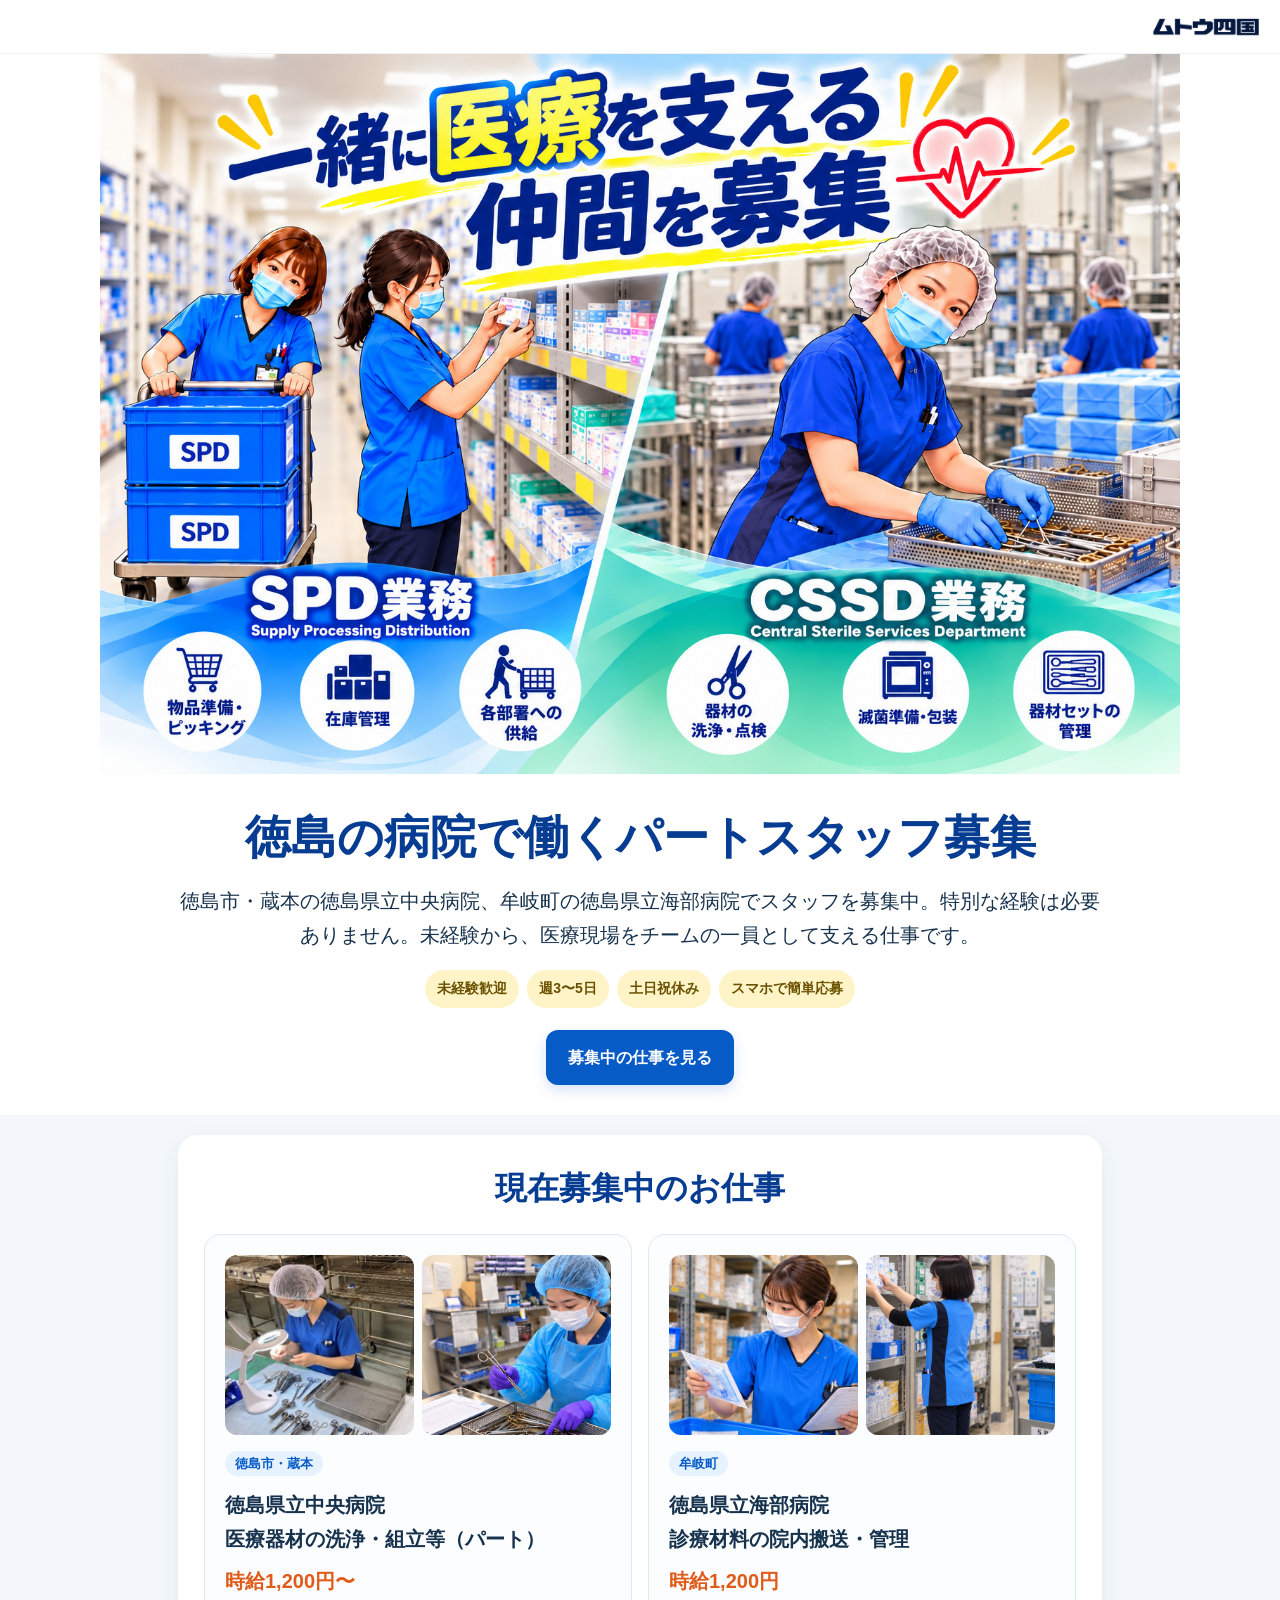
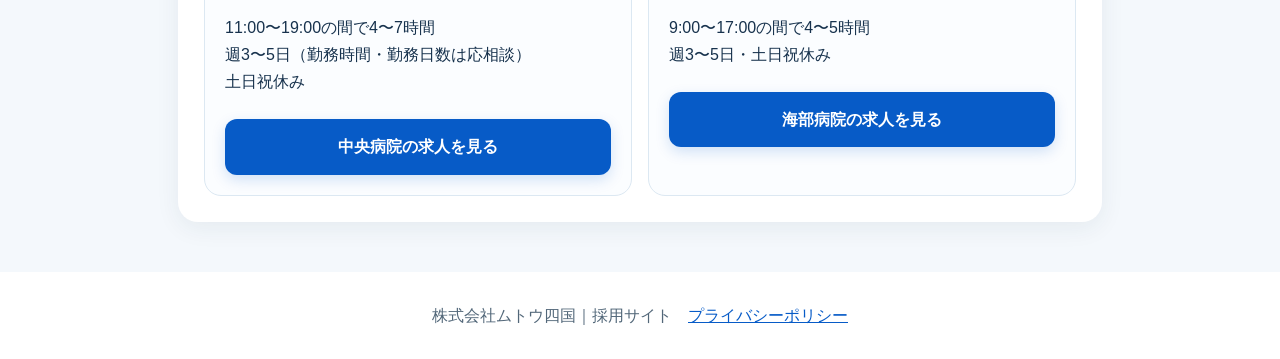
<file: index.html>
<!doctype html><html lang="ja"><head>
<!-- Google tag (gtag.js) -->
<script async src="https://www.googletagmanager.com/gtag/js?id=G-LZX44JRQXC"></script>
<script>
  window.dataLayer = window.dataLayer || [];
  function gtag(){dataLayer.push(arguments);}
  gtag('js', new Date());
  gtag('config', 'G-LZX44JRQXC');
</script>
<meta charset="utf-8"><meta name="viewport" content="width=device-width,initial-scale=1"><title>徳島市・蔵本の病院パート求人｜未経験歓迎｜株式会社ムトウ四国</title><meta name="description" content="徳島市・蔵本の徳島県立中央病院、牟岐町の徳島県立海部病院でパートスタッフを募集。医療器材の洗浄・組立、診療材料の院内搬送・管理など、未経験から医療を支える仕事です。土日祝休み。スマホから簡単応募。"><link rel="stylesheet" href="style.css"><style>
html{scroll-behavior:smooth}body{overflow-x:hidden}
@media(max-width:650px){
 body{font-size:15px;line-height:1.6}
 .hero-image{width:100%!important;height:auto!important;max-height:300px!important;object-fit:contain!important;background:#fff}
 .hero-copy{padding:14px 14px 20px!important}
 .hero-copy h1{font-size:clamp(16px,5vw,24px)!important;line-height:1.35!important;margin-bottom:7px!important;white-space:nowrap;letter-spacing:-0.03em}
 .hero-copy p{font-size:14px!important;line-height:1.6!important;margin-bottom:10px!important}
 .badges{gap:6px!important;margin:10px 0 15px!important}
 .badges span{font-size:12px!important;padding:5px 9px!important}
 .primary{width:100%;padding:13px 12px!important;font-size:16px!important}
 main{padding:0 10px 20px!important}
 section{margin:14px 0!important;padding:16px 12px!important;border-radius:15px!important}
 h2{font-size:22px!important;margin-bottom:14px!important}
 .jobs{grid-template-columns:1fr!important;gap:14px!important}
 .job{padding:12px!important;border-radius:15px!important}
 .job-photos{display:grid!important;grid-template-columns:1fr 1fr!important;gap:5px!important;margin:0 0 11px!important}
 .job-photos img{width:100%!important;height:112px!important;object-fit:cover!important;border-radius:9px!important}
 .job h3{font-size:18px!important;line-height:1.45!important;margin:9px 0 5px!important}
 .job .pay{font-size:19px!important;margin:5px 0!important}
 .job p{margin:6px 0!important;font-size:14px!important}
 .job a{padding:12px 10px!important;margin-top:9px!important;width:100%!important;text-align:center}
 .details{grid-template-columns:1fr!important;gap:2px!important}
 .actions{display:grid!important;grid-template-columns:1fr!important;gap:8px!important}
 .actions a,.actions button{width:100%!important;text-align:center}
 input,select,textarea{font-size:16px!important}
 footer{font-size:12px!important;padding:22px 10px!important}
}
</style><style>
.brand-bar{height:54px;background:#fff;display:flex;align-items:center;justify-content:flex-end;padding:7px 16px;border-bottom:1px solid #eef2f6}
.brand-logo{display:block;width:auto;height:38px;max-width:180px;object-fit:contain}
@media(max-width:650px){.brand-bar{height:44px;padding:6px 10px}.brand-logo{height:30px;max-width:140px}}
</style></head><body><header><div class="brand-bar"><img class="brand-logo" src="assets/mutou-shikoku-logo.png" alt="ムトウ四国"></div><img class="hero-image" src="assets/hero.jpg" alt="一緒に医療を支える仲間を募集 SPD・CSSD業務"><div class="hero-copy"><h1>徳島の病院で働くパートスタッフ募集</h1><p>徳島市・蔵本の徳島県立中央病院、牟岐町の徳島県立海部病院でスタッフを募集中。特別な経験は必要ありません。未経験から、医療現場をチームの一員として支える仕事です。</p><div class="badges"><span>未経験歓迎</span><span>週3〜5日</span><span>土日祝休み</span><span>スマホで簡単応募</span></div><a class="primary" href="#jobs">募集中の仕事を見る</a></div></header><main><section id="jobs"><h2>現在募集中のお仕事</h2><div class="jobs"><article class="job" data-job-id="chuo">
<div class="job-photos">
<img src="assets/chuo-work1.jpeg" alt="中央病院で医療器材を点検する仕事風景">
<img src="assets/chuo-work3.png" alt="中央病院の中央材料室での仕事風景">
</div>
<span class="place">徳島市・蔵本</span><h3>徳島県立中央病院<br>医療器材の洗浄・組立等（パート）</h3><p class="pay">時給1,200円〜</p><p>11:00〜19:00の間で4〜7時間<br>週3〜5日（勤務時間・勤務日数は応相談）<br>土日祝休み</p><a href="job-chuo.html">中央病院の求人を見る</a></article><article class="job" data-job-id="kaifu"><div class="job-photos"><img src="assets/kaifu-work4.png" alt="海部病院で医療材料を確認・準備する仕事風景"><img src="assets/kaifu-work5.png" alt="海部病院で医療材料の在庫管理を行う仕事風景"></div><span class="place">牟岐町</span><h3>徳島県立海部病院<br>診療材料の院内搬送・管理</h3><p class="pay">時給1,200円</p><p>9:00〜17:00の間で4〜5時間<br>週3〜5日・土日祝休み</p><a href="job-kaifu.html">海部病院の求人を見る</a></article></div></section></main><footer>株式会社ムトウ四国｜採用サイト　<a href="privacy.html">プライバシーポリシー</a></footer><script src="recruit-config.js"></script>
<script>
document.querySelectorAll('[data-job-id]').forEach(card => {
  const id = card.dataset.jobId;
  if (window.RECRUIT_CONFIG?.jobs?.[id]?.active === false) card.remove();
});
const jobs = document.querySelector('.jobs');
if (jobs && jobs.children.length === 0) {
  jobs.innerHTML = '<p class="note" style="text-align:center">現在募集中の求人はありません。</p>';
}
</script></body></html>
</file>
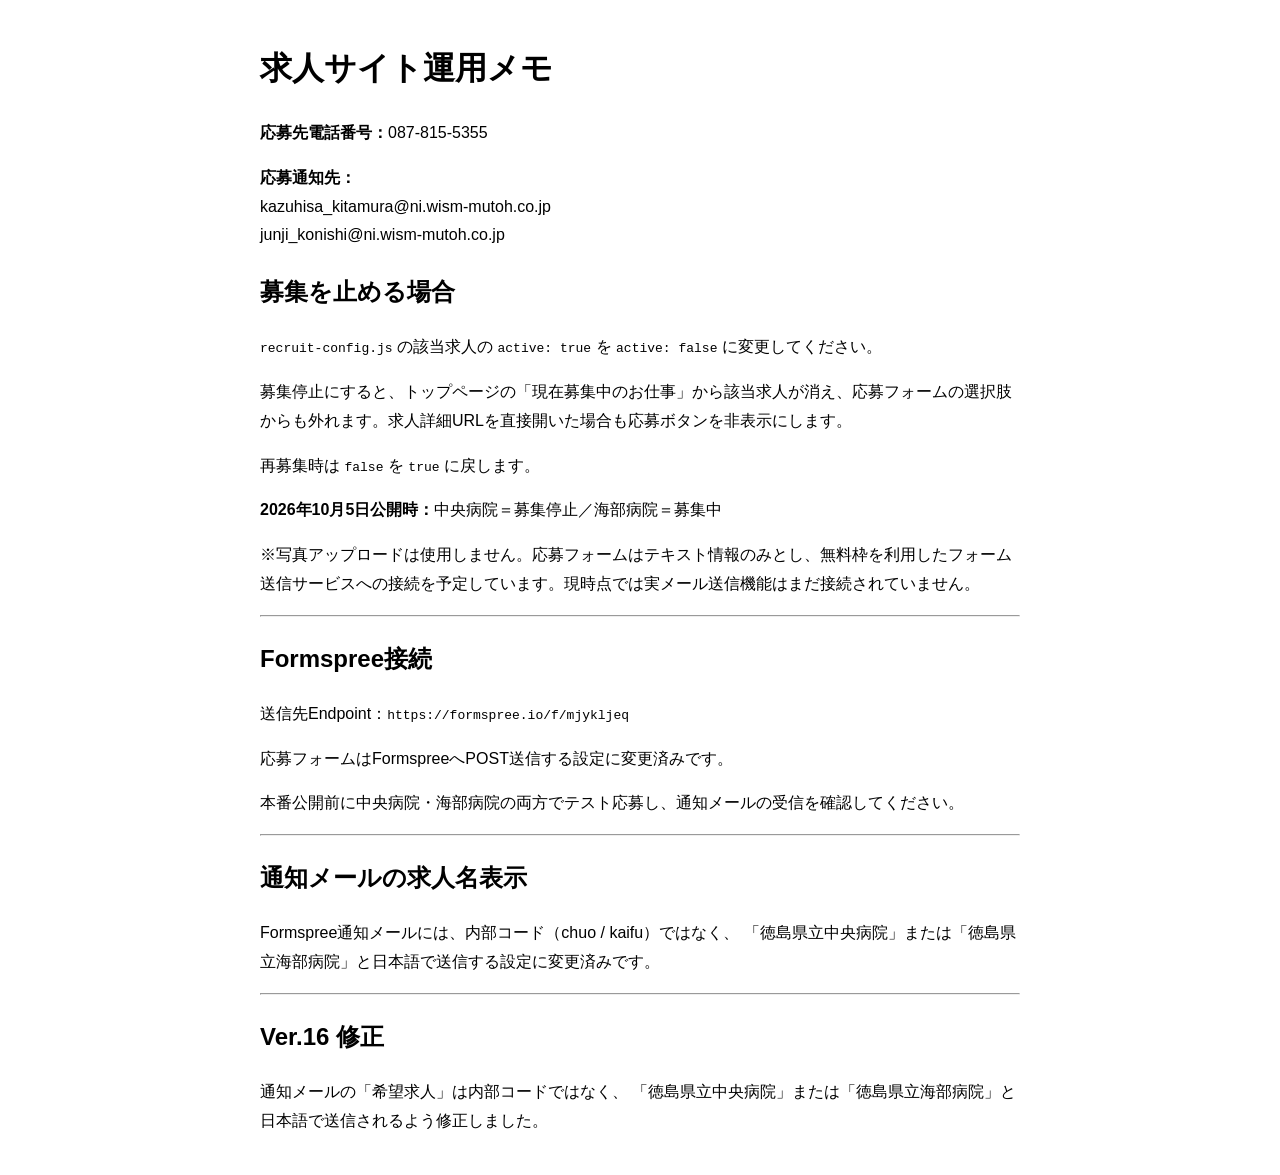
<file: admin-guide.html>
<!doctype html><html lang="ja"><head>
<!-- Google tag (gtag.js) -->
<script async src="https://www.googletagmanager.com/gtag/js?id=G-LZX44JRQXC"></script>
<script>
  window.dataLayer = window.dataLayer || [];
  function gtag(){dataLayer.push(arguments);}
  gtag('js', new Date());
  gtag('config', 'G-LZX44JRQXC');
</script>
<meta charset="utf-8"><meta name="viewport" content="width=device-width,initial-scale=1">
<title>求人サイト運用メモ</title></head><body style="font-family:sans-serif;max-width:760px;margin:40px auto;padding:0 16px;line-height:1.8">
<h1>求人サイト運用メモ</h1>
<p><b>応募先電話番号：</b>087-815-5355</p>
<p><b>応募通知先：</b><br>kazuhisa_kitamura@ni.wism-mutoh.co.jp<br>junji_konishi@ni.wism-mutoh.co.jp</p>
<h2>募集を止める場合</h2>
<p><code>recruit-config.js</code> の該当求人の <code>active: true</code> を <code>active: false</code> に変更してください。</p>
<p>募集停止にすると、トップページの「現在募集中のお仕事」から該当求人が消え、応募フォームの選択肢からも外れます。求人詳細URLを直接開いた場合も応募ボタンを非表示にします。</p>
<p>再募集時は <code>false</code> を <code>true</code> に戻します。</p>
<p><b>2026年10月5日公開時：</b>中央病院＝募集停止／海部病院＝募集中</p>
<p>※写真アップロードは使用しません。応募フォームはテキスト情報のみとし、無料枠を利用したフォーム送信サービスへの接続を予定しています。現時点では実メール送信機能はまだ接続されていません。</p>
</body></html>
<hr>
<h2>Formspree接続</h2>
<p>送信先Endpoint：<code>https://formspree.io/f/mjykljeq</code></p>
<p>応募フォームはFormspreeへPOST送信する設定に変更済みです。</p>
<p>本番公開前に中央病院・海部病院の両方でテスト応募し、通知メールの受信を確認してください。</p>

<hr>
<h2>通知メールの求人名表示</h2>
<p>Formspree通知メールには、内部コード（chuo / kaifu）ではなく、
「徳島県立中央病院」または「徳島県立海部病院」と日本語で送信する設定に変更済みです。</p>

<hr>
<h2>Ver.16 修正</h2>
<p>通知メールの「希望求人」は内部コードではなく、
「徳島県立中央病院」または「徳島県立海部病院」と日本語で送信されるよう修正しました。</p>
</file>
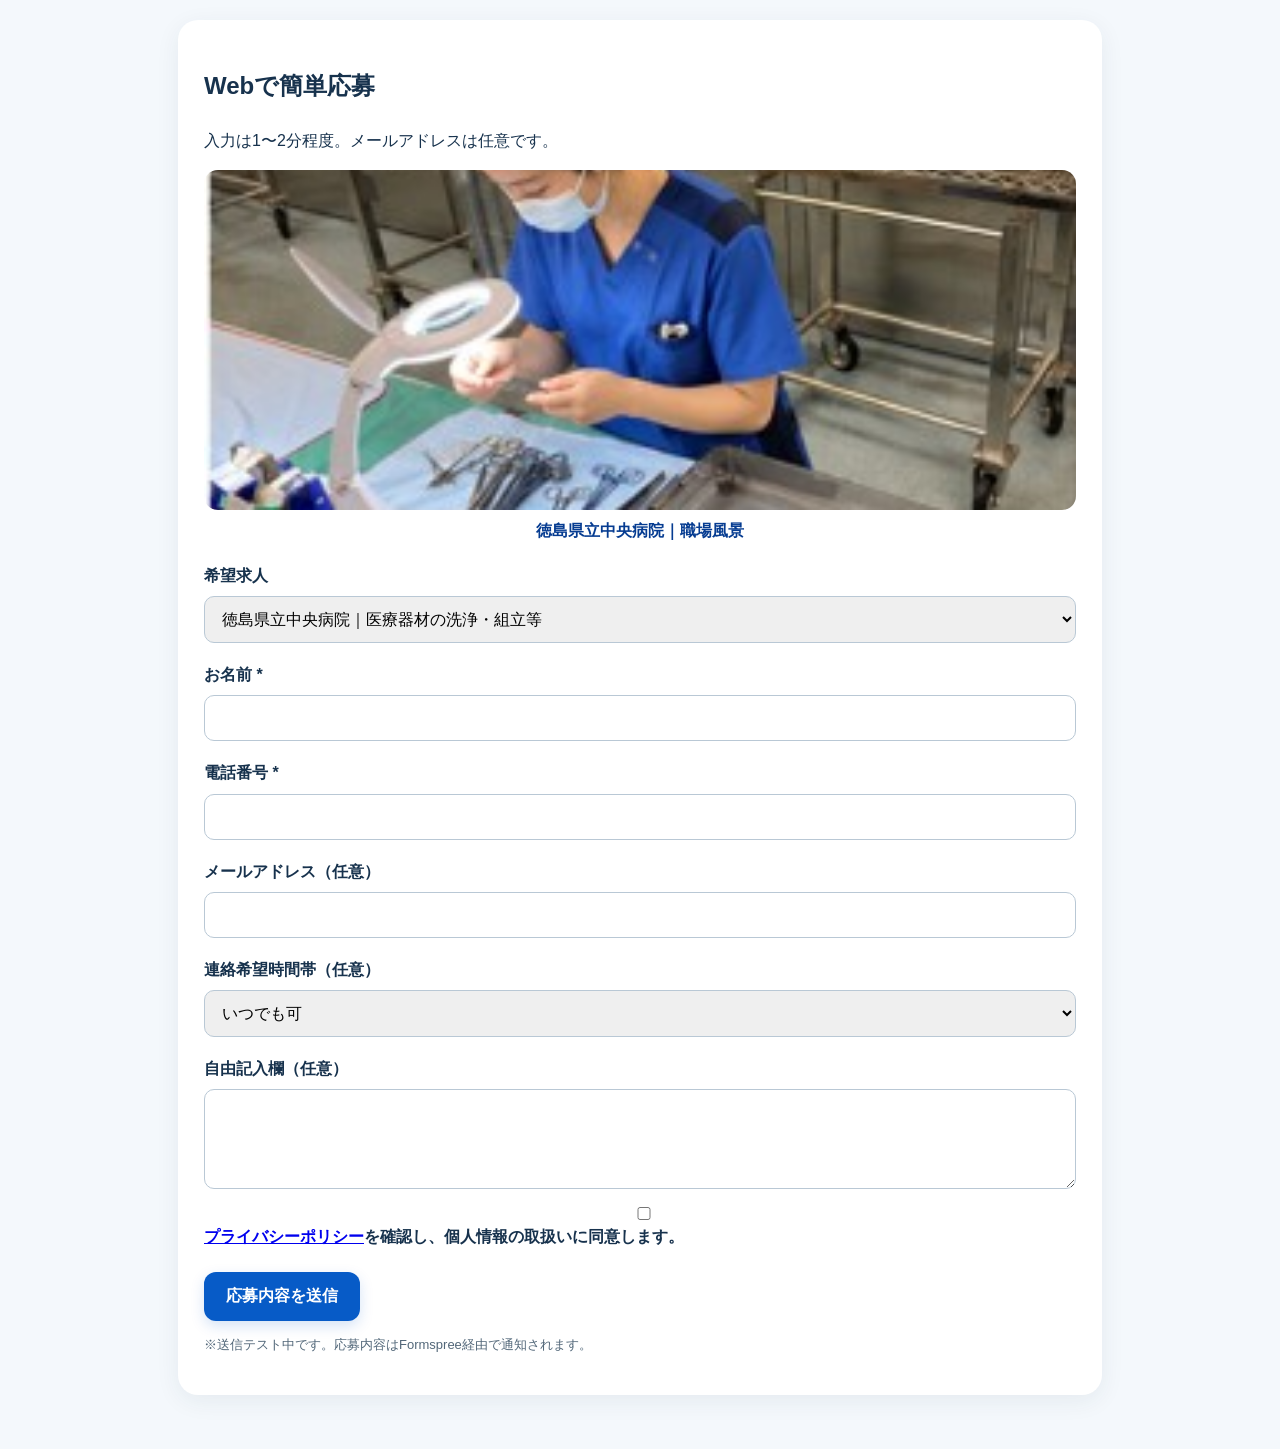
<file: apply.html>
<!doctype html><html lang='ja'><head>
<!-- Google tag (gtag.js) -->
<script async src="https://www.googletagmanager.com/gtag/js?id=G-LZX44JRQXC"></script>
<script>
  window.dataLayer = window.dataLayer || [];
  function gtag(){dataLayer.push(arguments);}
  gtag('js', new Date());
  gtag('config', 'G-LZX44JRQXC');
</script>
<meta charset='utf-8'><meta name='viewport' content='width=device-width,initial-scale=1'><title>Webで簡単応募｜株式会社ムトウ四国</title><link rel='stylesheet' href='style.css'><style>
html{scroll-behavior:smooth}body{overflow-x:hidden}
@media(max-width:650px){
 body{font-size:15px;line-height:1.6}
 .hero-image{width:100%!important;height:auto!important;max-height:300px!important;object-fit:contain!important;background:#fff}
 .hero-copy{padding:14px 14px 20px!important}
 .hero-copy h1{font-size:24px!important;line-height:1.35!important;margin-bottom:7px!important}
 .hero-copy p{font-size:14px!important;line-height:1.6!important;margin-bottom:10px!important}
 .badges{gap:6px!important;margin:10px 0 15px!important}
 .badges span{font-size:12px!important;padding:5px 9px!important}
 .primary{width:100%;padding:13px 12px!important;font-size:16px!important}
 main{padding:0 10px 20px!important}
 section{margin:14px 0!important;padding:16px 12px!important;border-radius:15px!important}
 h2{font-size:22px!important;margin-bottom:14px!important}
 .jobs{grid-template-columns:1fr!important;gap:14px!important}
 .job{padding:12px!important;border-radius:15px!important}
 .job-photos{display:grid!important;grid-template-columns:1fr 1fr!important;gap:5px!important;margin:0 0 11px!important}
 .job-photos img{width:100%!important;height:112px!important;object-fit:cover!important;border-radius:9px!important}
 .job h3{font-size:18px!important;line-height:1.45!important;margin:9px 0 5px!important}
 .job .pay{font-size:19px!important;margin:5px 0!important}
 .job p{margin:6px 0!important;font-size:14px!important}
 .job a{padding:12px 10px!important;margin-top:9px!important;width:100%!important;text-align:center}
 .details{grid-template-columns:1fr!important;gap:2px!important}
 .actions{display:grid!important;grid-template-columns:1fr!important;gap:8px!important}
 .actions a,.actions button{width:100%!important;text-align:center}
 input,select,textarea{font-size:16px!important}
 footer{font-size:12px!important;padding:22px 10px!important}
}

.application-job-image{margin:14px 0 18px}
.application-job-image img{display:block;width:100%;max-height:340px;object-fit:cover;border-radius:14px}
.application-job-image p{margin:7px 0 0;font-weight:700;color:#063c91;text-align:center}
input[type=file]{padding:10px;background:#fff}
@media(max-width:650px){.application-job-image img{max-height:230px}}



@media(max-width:650px){}

/* Ver.12 応募フォーム：1項目1段で表示 */
form label{
  display:block !important;
  width:100% !important;
  margin-top:18px !important;
  margin-bottom:7px !important;
  font-weight:700;
}
form input,
form select,
form textarea{
  display:block !important;
  width:100% !important;
  max-width:100% !important;
  box-sizing:border-box !important;
}


@media(max-width:650px){
  form{display:block !important}
  form label, form input, form select, form textarea{width:100% !important}
}
</style></head><body><main><section><h1>Webで簡単応募</h1><p>入力は1〜2分程度。メールアドレスは任意です。</p>
<div id="application-job-image" class="application-job-image" hidden>
  <img src="assets/chuo-work1.jpeg" alt="徳島県立中央病院の職場風景">
  <p>徳島県立中央病院｜職場風景</p>
</div>
<form action="https://formspree.io/f/mjykljeq" method="POST">
<input type="hidden" name="_subject" value="【ムトウ四国求人サイト】新しい応募がありました">
<input type="hidden" name="_language" value="ja">
<label>希望求人</label><select id="job" name="希望求人">
<option value="徳島県立中央病院" data-code="chuo">徳島県立中央病院｜医療器材の洗浄・組立等</option>
<option value="徳島県立海部病院" data-code="kaifu">徳島県立海部病院｜診療材料の院内搬送・管理</option>
</select><label>お名前 *</label><input required name='name'><label>電話番号 *</label><input required inputmode='tel' name='tel'><label>メールアドレス（任意）</label><input type='email' name="email">

<label>連絡希望時間帯（任意）</label><select name="連絡希望時間帯"><option>いつでも可</option><option>9〜12時</option><option>12〜16時</option><option>16時以降</option></select><label>自由記入欄（任意）</label><textarea rows='4' name="自由記入欄"></textarea><p><label><input style='width:auto' type='checkbox' required> <a href='privacy.html'>プライバシーポリシー</a>を確認し、個人情報の取扱いに同意します。</label></p><div class='actions'><button type="submit">応募内容を送信</button></div><p class='note'>※送信テスト中です。応募内容はFormspree経由で通知されます。</p></form></section></main>
<script src="recruit-config.js"></script>
<script>
const jobSelect = document.getElementById('job');
const jobImage = document.getElementById('application-job-image');

function getSelectedJobCode() {
  return jobSelect?.options[jobSelect.selectedIndex]?.dataset.code || '';
}

function applyRequestedJobFromUrl() {
  const requestedJob = new URLSearchParams(location.search).get('job');
  if (!requestedJob || !jobSelect) return;
  [...jobSelect.options].forEach((opt, index) => {
    if (opt.dataset.code === requestedJob) jobSelect.selectedIndex = index;
  });
}

function filterInactiveJobs() {
  if (!jobSelect) return;
  [...jobSelect.options].forEach(opt => {
    const code = opt.dataset.code;
    const cfg = window.RECRUIT_CONFIG?.jobs?.[code];
    if (cfg && cfg.active === false) opt.remove();
  });
}

function updateApplicationImage() {
  if (!jobSelect || !jobImage) return;
  jobImage.hidden = getSelectedJobCode() !== 'chuo';
}

filterInactiveJobs();
applyRequestedJobFromUrl();
updateApplicationImage();
jobSelect?.addEventListener('change', updateApplicationImage);
</script>
<!-- Formspree connected: https://formspree.io/f/mjykljeq -->
</body></html>
</file>
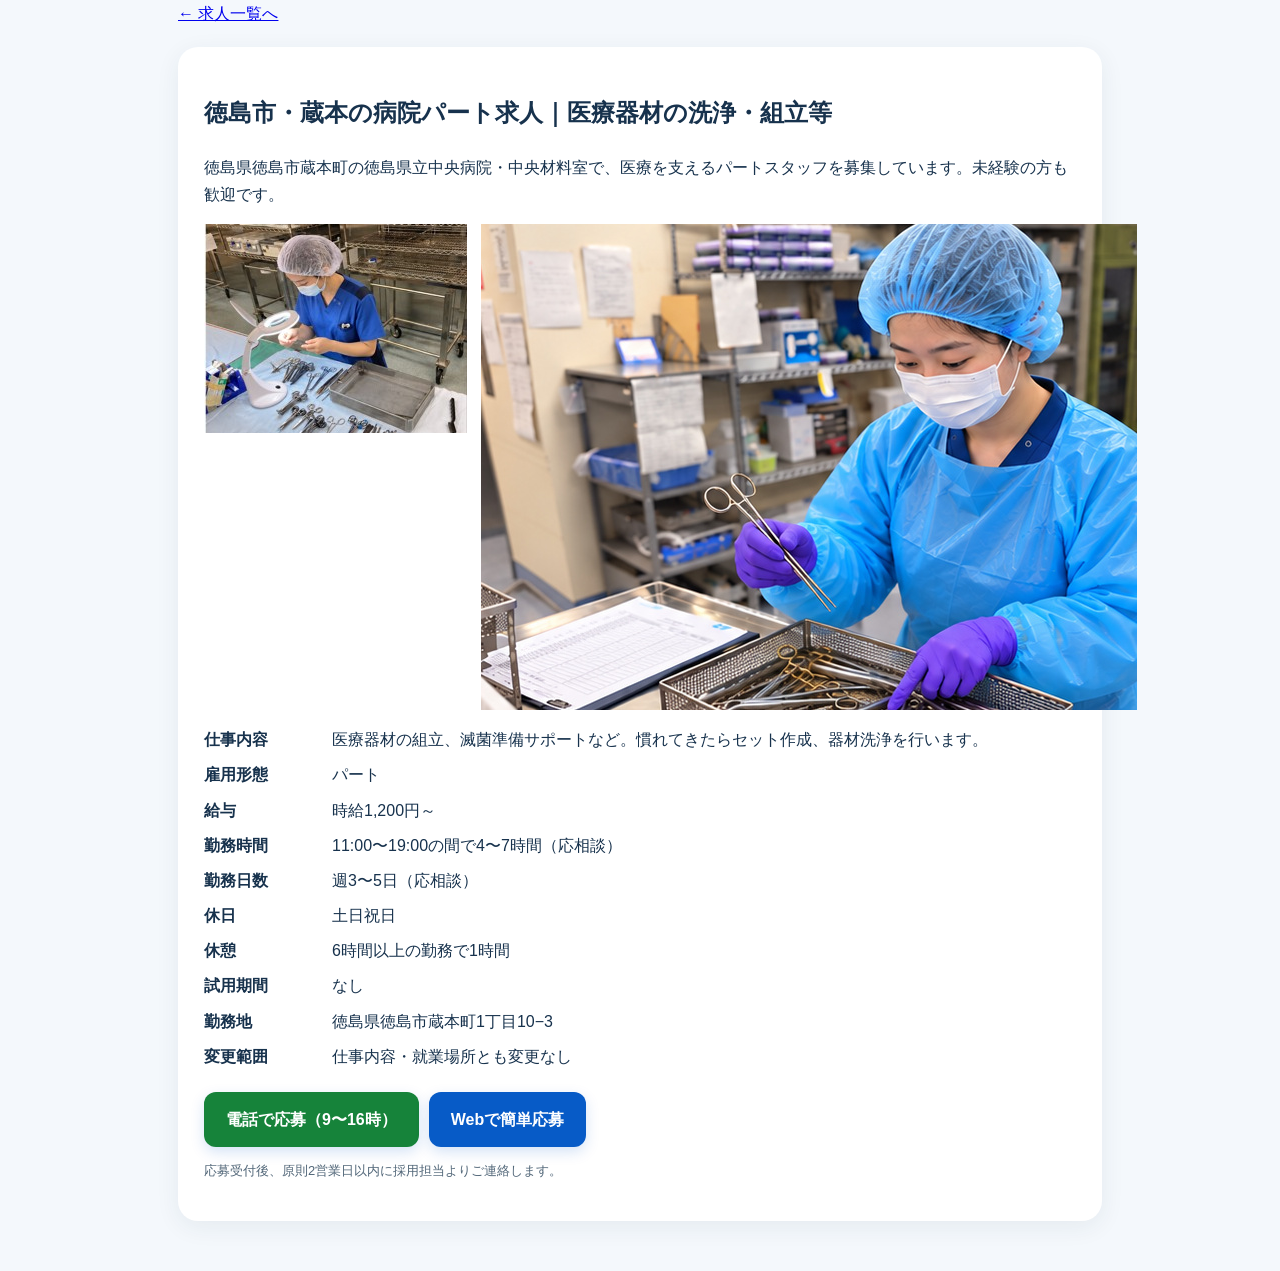
<file: job-chuo.html>
<!doctype html><html lang='ja'><head>
<!-- Google tag (gtag.js) -->
<script async src="https://www.googletagmanager.com/gtag/js?id=G-LZX44JRQXC"></script>
<script>
  window.dataLayer = window.dataLayer || [];
  function gtag(){dataLayer.push(arguments);}
  gtag('js', new Date());
  gtag('config', 'G-LZX44JRQXC');
</script>
<meta charset='utf-8'><meta name='viewport' content='width=device-width,initial-scale=1'><title>徳島市・蔵本の病院パート求人｜医療器材の洗浄・組立｜徳島県立中央病院</title><meta name="description" content="徳島市蔵本町の徳島県立中央病院でパートスタッフを募集。医療器材の組立・滅菌準備・洗浄など、未経験から医療を支える仕事です。時給1,200円～、週3～5日、土日祝休み。"><link rel='stylesheet' href='style.css'><style>
html{scroll-behavior:smooth}body{overflow-x:hidden}
@media(max-width:650px){
 body{font-size:15px;line-height:1.6}
 .hero-image{width:100%!important;height:auto!important;max-height:300px!important;object-fit:contain!important;background:#fff}
 .hero-copy{padding:14px 14px 20px!important}
 .hero-copy h1{font-size:24px!important;line-height:1.35!important;margin-bottom:7px!important}
 .hero-copy p{font-size:14px!important;line-height:1.6!important;margin-bottom:10px!important}
 .badges{gap:6px!important;margin:10px 0 15px!important}
 .badges span{font-size:12px!important;padding:5px 9px!important}
 .primary{width:100%;padding:13px 12px!important;font-size:16px!important}
 main{padding:0 10px 20px!important}
 section{margin:14px 0!important;padding:16px 12px!important;border-radius:15px!important}
 h2{font-size:22px!important;margin-bottom:14px!important}
 .jobs{grid-template-columns:1fr!important;gap:14px!important}
 .job{padding:12px!important;border-radius:15px!important}
 .job-photos{display:grid!important;grid-template-columns:1fr 1fr!important;gap:5px!important;margin:0 0 11px!important}
 .job-photos img{width:100%!important;height:112px!important;object-fit:cover!important;border-radius:9px!important}
 .job h3{font-size:18px!important;line-height:1.45!important;margin:9px 0 5px!important}
 .job .pay{font-size:19px!important;margin:5px 0!important}
 .job p{margin:6px 0!important;font-size:14px!important}
 .job a{padding:12px 10px!important;margin-top:9px!important;width:100%!important;text-align:center}
 .details{grid-template-columns:1fr!important;gap:2px!important}
 .actions{display:grid!important;grid-template-columns:1fr!important;gap:8px!important}
 .actions a,.actions button{width:100%!important;text-align:center}
 input,select,textarea{font-size:16px!important}
 footer{font-size:12px!important;padding:22px 10px!important}
}
</style></head><body><main><a href='index.html'>← 求人一覧へ</a><section><h1>徳島市・蔵本の病院パート求人｜医療器材の洗浄・組立等</h1><p>徳島県徳島市蔵本町の徳島県立中央病院・中央材料室で、医療を支えるパートスタッフを募集しています。未経験の方も歓迎です。</p><div class='photos'><img src='assets/chuo-work1.jpeg'><img src='assets/chuo-work3.png'></div><dl class='details'><dt>仕事内容</dt><dd>医療器材の組立、滅菌準備サポートなど。慣れてきたらセット作成、器材洗浄を行います。</dd><dt>雇用形態</dt><dd>パート</dd>
<dt>給与</dt><dd>時給1,200円～</dd>
<dt>勤務時間</dt><dd>11:00〜19:00の間で4〜7時間（応相談）</dd>
<dt>勤務日数</dt><dd>週3〜5日（応相談）</dd><dt>休日</dt><dd>土日祝日</dd><dt>休憩</dt><dd>6時間以上の勤務で1時間</dd><dt>試用期間</dt><dd>なし</dd><dt>勤務地</dt><dd>徳島県徳島市蔵本町1丁目10−3</dd><dt>変更範囲</dt><dd>仕事内容・就業場所とも変更なし</dd></dl><div class='actions'><a class='phone' href='tel:0878155355'>電話で応募（9〜16時）</a><a href='apply.html?job=chuo'>Webで簡単応募</a></div><p class='note'>応募受付後、原則2営業日以内に採用担当よりご連絡します。</p></section></main><script src="recruit-config.js"></script>
<script>
if (window.RECRUIT_CONFIG?.jobs?.chuo?.active === false) {
  document.querySelectorAll('.actions').forEach(el => el.remove());
  const section = document.querySelector('section');
  if (section) {
    const msg = document.createElement('p');
    msg.className = 'note';
    msg.style.cssText = 'font-weight:700;text-align:center;padding:12px;background:#f3f5f7;border-radius:10px';
    msg.textContent = 'この求人は現在募集を停止しています。';
    section.appendChild(msg);
  }
}
</script></body></html>
</file>
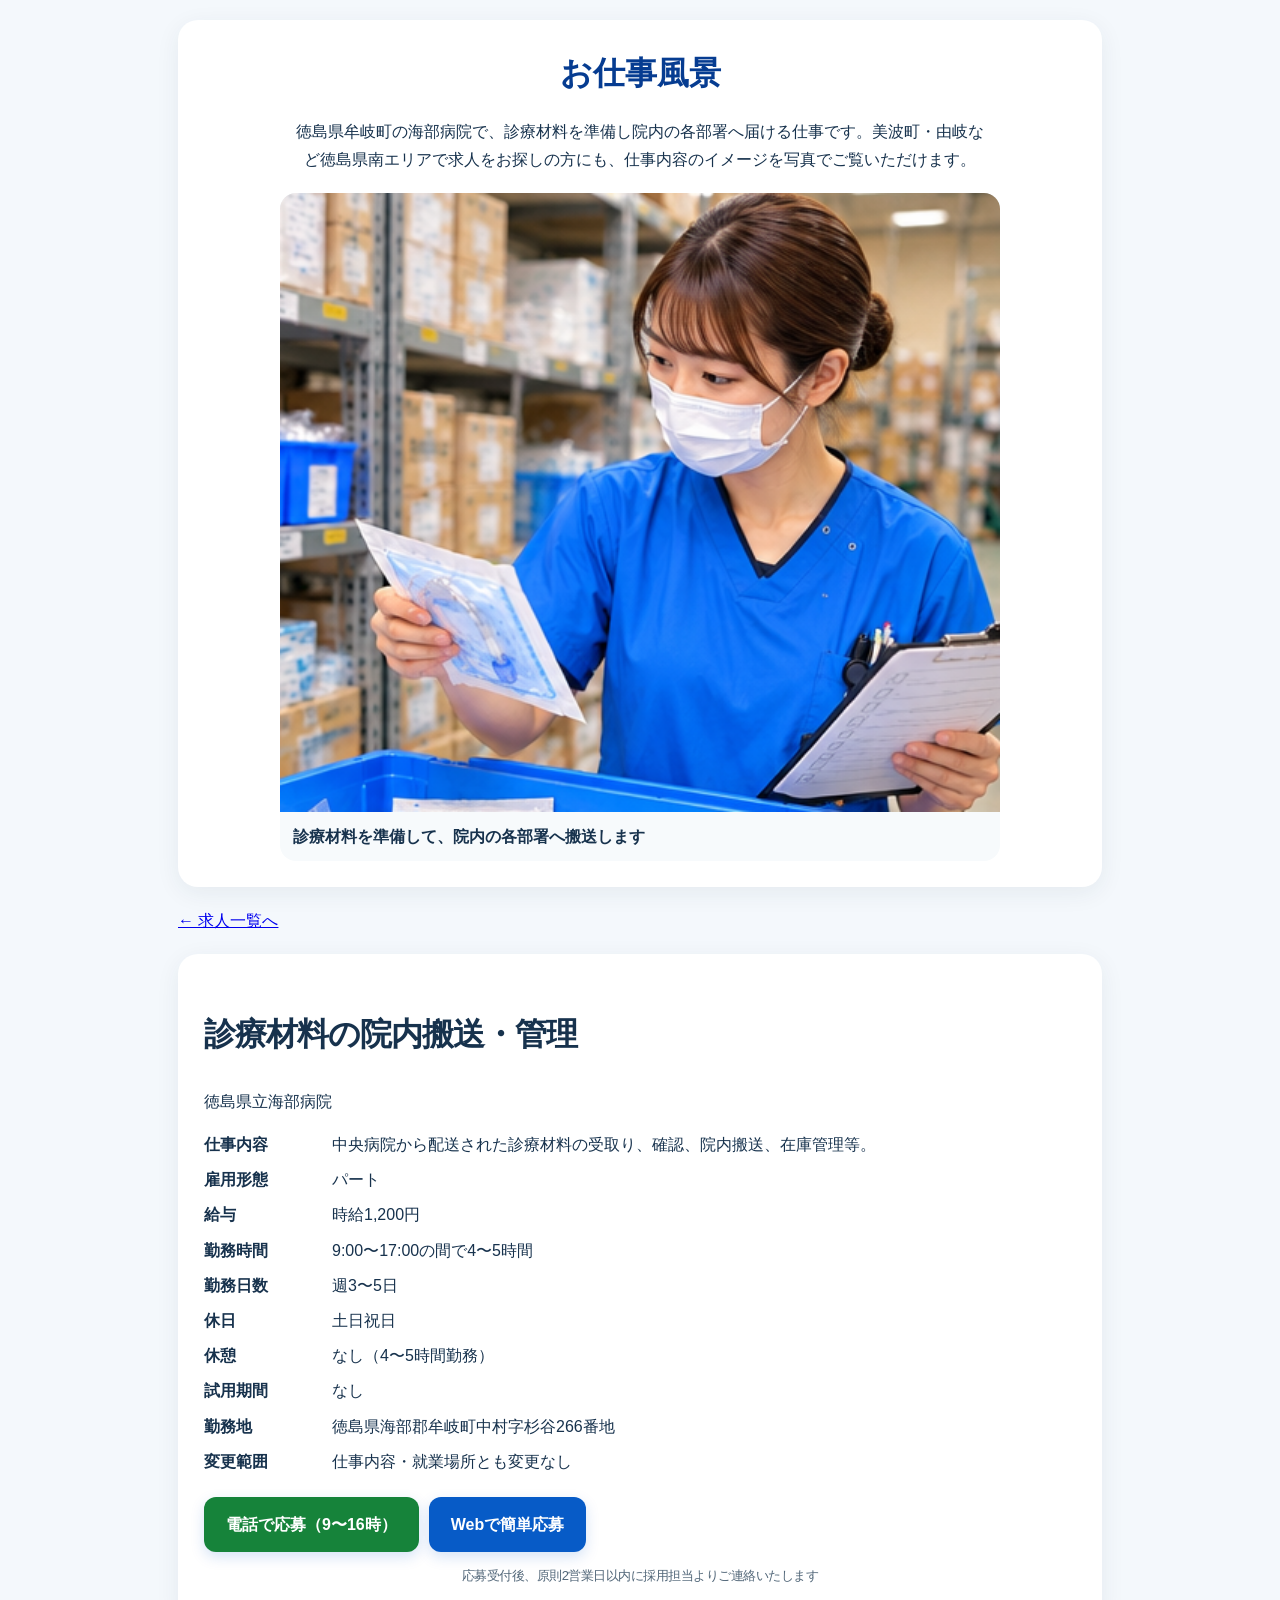
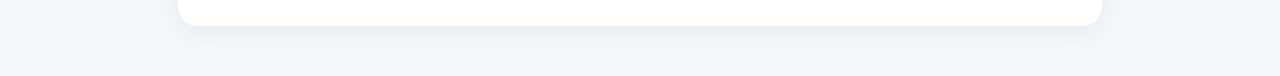
<file: job-kaifu.html>
<!doctype html><html lang='ja'><head>
<!-- Google tag (gtag.js) -->
<script async src="https://www.googletagmanager.com/gtag/js?id=G-LZX44JRQXC"></script>
<script>
  window.dataLayer = window.dataLayer || [];
  function gtag(){dataLayer.push(arguments);}
  gtag('js', new Date());
  gtag('config', 'G-LZX44JRQXC');
</script>
<meta charset='utf-8'><meta name='viewport' content='width=device-width,initial-scale=1'><title>牟岐町の求人｜徳島県立海部病院 診療材料の院内搬送・管理｜株式会社ムトウ四国</title><meta name="description" content=""徳島県海部郡牟岐町の徳島県立海部病院で、診療材料の院内搬送・管理スタッフを募集。美波町・由岐など徳島県南エリアで仕事をお探しの方にもおすすめの求人です。未経験歓迎。株式会社ムトウ四国。"><script type="application/ld+json">
{
  "@context": "https://schema.org/",
  "@type": "JobPosting",
  "title": "診療材料の院内搬送・管理スタッフ",
  "description": "徳島県立海部病院で、中央病院から配送された診療材料の受取り・確認、院内搬送、在庫管理などを行う仕事です。未経験歓迎。",
  "datePosted": "2026-10-01",
"validThrough": "2026-11-30",
  "employmentType": "PART_TIME",
  "hiringOrganization": {
    "@type": "Organization",
    "name": "株式会社ムトウ四国"
  },
  "jobLocation": {
    "@type": "Place",
    "address": {
      "@type": "PostalAddress",
      "streetAddress": "中村字杉谷266番地",
      "postalCode": "775-0006",
      "addressLocality": "海部郡牟岐町",
      "addressRegion": "徳島県",
      "addressCountry": "JP"
    }
  },
  "baseSalary": {
    "@type": "MonetaryAmount",
    "currency": "JPY",
    "value": {
      "@type": "QuantitativeValue",
      "value": 1200,
      "unitText": "HOUR"
    }
  }
}
</script><link rel='stylesheet' href='style.css'><style>
html{scroll-behavior:smooth}body{overflow-x:hidden}
@media(max-width:650px){
 body{font-size:15px;line-height:1.6}
 .hero-image{width:100%!important;height:auto!important;max-height:300px!important;object-fit:contain!important;background:#fff}
 .hero-copy{padding:14px 14px 20px!important}
 .hero-copy h1{font-size:24px!important;line-height:1.35!important;margin-bottom:7px!important}
 .hero-copy p{font-size:14px!important;line-height:1.6!important;margin-bottom:10px!important}
 .badges{gap:6px!important;margin:10px 0 15px!important}
 .badges span{font-size:12px!important;padding:5px 9px!important}
 .primary{width:100%;padding:13px 12px!important;font-size:16px!important}
 main{padding:0 10px 20px!important}
 section{margin:14px 0!important;padding:16px 12px!important;border-radius:15px!important}
 h2{font-size:22px!important;margin-bottom:14px!important}
 .jobs{grid-template-columns:1fr!important;gap:14px!important}
 .job{padding:12px!important;border-radius:15px!important}
 .job-photos{display:grid!important;grid-template-columns:1fr 1fr!important;gap:5px!important;margin:0 0 11px!important}
 .job-photos img{width:100%!important;height:112px!important;object-fit:cover!important;border-radius:9px!important}
 .job h3{font-size:18px!important;line-height:1.45!important;margin:9px 0 5px!important}
 .job .pay{font-size:19px!important;margin:5px 0!important}
 .job p{margin:6px 0!important;font-size:14px!important}
 .job a{padding:12px 10px!important;margin-top:9px!important;width:100%!important;text-align:center}
 .details{grid-template-columns:1fr!important;gap:2px!important}
 .actions{display:grid!important;grid-template-columns:1fr!important;gap:8px!important}
 .actions a,.actions button{width:100%!important;text-align:center}
 input,select,textarea{font-size:16px!important}
 footer{font-size:12px!important;padding:22px 10px!important}
}
.kaifu-intro{font-size:clamp(11px,3.4vw,16px);text-wrap:balance;line-height:1.7}
.kaifu-job-title{font-size:clamp(18px,5.5vw,32px);white-space:nowrap;letter-spacing:-0.03em}
.kaifu-contact-note{white-space:nowrap;text-align:center;letter-spacing:-0.04em}
@media(max-width:650px){
 .kaifu-intro{margin-left:-14px;margin-right:-14px}
 .kaifu-contact-note{font-size:clamp(10px,3vw,13px);margin-left:-14px;margin-right:-14px}
}
</style></head><body><main>
<section>
  <h2>お仕事風景</h2>
  <p class="intro kaifu-intro">徳島県牟岐町の海部病院で、診療材料を準備し院内の各部署へ届ける仕事です。美波町・由岐など徳島県南エリアで求人をお探しの方にも、仕事内容のイメージを写真でご覧いただけます。</p>
  <figure class="photo-card kaifu-photo">
    <img src="assets/kaifu-work4.png" alt="徳島県牟岐町の海部病院で診療材料を台車で搬送する仕事風景">
    <figcaption>診療材料を準備して、院内の各部署へ搬送します</figcaption>
  </figure>
</section>
<a href='index.html'>← 求人一覧へ</a><section><h1 class="kaifu-job-title">診療材料の院内搬送・管理</h1><p>徳島県立海部病院</p><dl class='details'><dt>仕事内容</dt><dd>中央病院から配送された診療材料の受取り、確認、院内搬送、在庫管理等。</dd><dt>雇用形態</dt><dd>パート</dd><dt>給与</dt><dd>時給1,200円</dd><dt>勤務時間</dt><dd>9:00〜17:00の間で4〜5時間</dd><dt>勤務日数</dt><dd>週3〜5日</dd><dt>休日</dt><dd>土日祝日</dd><dt>休憩</dt><dd>なし（4〜5時間勤務）</dd><dt>試用期間</dt><dd>なし</dd><dt>勤務地</dt><dd>徳島県海部郡牟岐町中村字杉谷266番地</dd><dt>変更範囲</dt><dd>仕事内容・就業場所とも変更なし</dd></dl><div class='actions'><a class='phone' href='tel:0878155355'>電話で応募（9〜16時）</a><a href='apply.html?job=kaifu'>Webで簡単応募</a></div><p class='note kaifu-contact-note'>応募受付後、原則2営業日以内に採用担当よりご連絡いたします</p></section></main><script src="recruit-config.js"></script>
<script>
if (window.RECRUIT_CONFIG?.jobs?.kaifu?.active === false) {
  document.querySelectorAll('.actions').forEach(el => el.remove());
  const section = document.querySelector('section');
  if (section) {
    const msg = document.createElement('p');
    msg.className = 'note';
    msg.style.cssText = 'font-weight:700;text-align:center;padding:12px;background:#f3f5f7;border-radius:10px';
    msg.textContent = 'この求人は現在募集を停止しています。';
    section.appendChild(msg);
  }
}
</script></body></html>
</file>
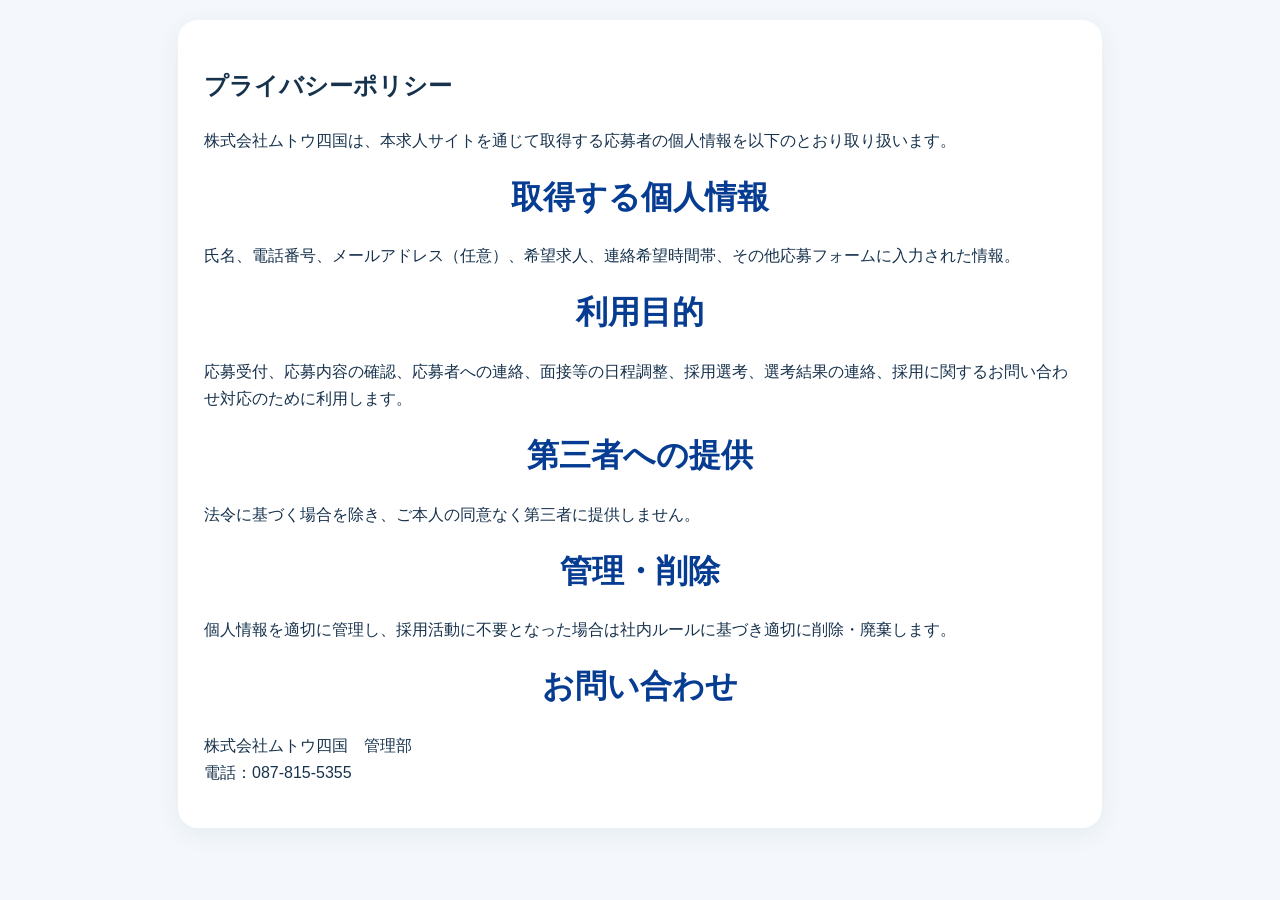
<file: privacy.html>
<!doctype html><html lang='ja'><head>
<!-- Google tag (gtag.js) -->
<script async src="https://www.googletagmanager.com/gtag/js?id=G-LZX44JRQXC"></script>
<script>
  window.dataLayer = window.dataLayer || [];
  function gtag(){dataLayer.push(arguments);}
  gtag('js', new Date());
  gtag('config', 'G-LZX44JRQXC');
</script>
<meta charset='utf-8'><meta name='viewport' content='width=device-width,initial-scale=1'><title>プライバシーポリシー｜株式会社ムトウ四国</title><link rel='stylesheet' href='style.css'><style>
html{scroll-behavior:smooth}body{overflow-x:hidden}
@media(max-width:650px){
 body{font-size:15px;line-height:1.6}
 .hero-image{width:100%!important;height:auto!important;max-height:300px!important;object-fit:contain!important;background:#fff}
 .hero-copy{padding:14px 14px 20px!important}
 .hero-copy h1{font-size:24px!important;line-height:1.35!important;margin-bottom:7px!important}
 .hero-copy p{font-size:14px!important;line-height:1.6!important;margin-bottom:10px!important}
 .badges{gap:6px!important;margin:10px 0 15px!important}
 .badges span{font-size:12px!important;padding:5px 9px!important}
 .primary{width:100%;padding:13px 12px!important;font-size:16px!important}
 main{padding:0 10px 20px!important}
 section{margin:14px 0!important;padding:16px 12px!important;border-radius:15px!important}
 h2{font-size:22px!important;margin-bottom:14px!important}
 .jobs{grid-template-columns:1fr!important;gap:14px!important}
 .job{padding:12px!important;border-radius:15px!important}
 .job-photos{display:grid!important;grid-template-columns:1fr 1fr!important;gap:5px!important;margin:0 0 11px!important}
 .job-photos img{width:100%!important;height:112px!important;object-fit:cover!important;border-radius:9px!important}
 .job h3{font-size:18px!important;line-height:1.45!important;margin:9px 0 5px!important}
 .job .pay{font-size:19px!important;margin:5px 0!important}
 .job p{margin:6px 0!important;font-size:14px!important}
 .job a{padding:12px 10px!important;margin-top:9px!important;width:100%!important;text-align:center}
 .details{grid-template-columns:1fr!important;gap:2px!important}
 .actions{display:grid!important;grid-template-columns:1fr!important;gap:8px!important}
 .actions a,.actions button{width:100%!important;text-align:center}
 input,select,textarea{font-size:16px!important}
 footer{font-size:12px!important;padding:22px 10px!important}
}
</style></head><body><main><section><h1>プライバシーポリシー</h1><p>株式会社ムトウ四国は、本求人サイトを通じて取得する応募者の個人情報を以下のとおり取り扱います。</p><h2>取得する個人情報</h2><p>氏名、電話番号、メールアドレス（任意）、希望求人、連絡希望時間帯、その他応募フォームに入力された情報。</p><h2>利用目的</h2><p>応募受付、応募内容の確認、応募者への連絡、面接等の日程調整、採用選考、選考結果の連絡、採用に関するお問い合わせ対応のために利用します。</p><h2>第三者への提供</h2><p>法令に基づく場合を除き、ご本人の同意なく第三者に提供しません。</p><h2>管理・削除</h2><p>個人情報を適切に管理し、採用活動に不要となった場合は社内ルールに基づき適切に削除・廃棄します。</p><h2>お問い合わせ</h2><p>株式会社ムトウ四国　管理部<br>電話：087-815-5355</p></section></main></body></html>
</file>
<file: style.css>
*{box-sizing:border-box}body{margin:0;font-family:-apple-system,BlinkMacSystemFont,'Segoe UI','Noto Sans JP',sans-serif;color:#17324d;background:#f4f8fc;line-height:1.7}header{background:#fff}.hero-image{width:100%;display:block;aspect-ratio:16/9;object-fit:cover}.hero-copy{max-width:960px;margin:auto;padding:24px 18px 30px;text-align:center}.hero-copy h1{font-size:clamp(27px,6vw,46px);margin:0 0 8px;color:#063c91}.hero-copy p{font-size:clamp(16px,3.6vw,20px);margin:0 0 18px}.badges{display:flex;justify-content:center;gap:8px;flex-wrap:wrap;margin:14px 0 22px}.badges span{background:#fff4c7;color:#6a5100;border-radius:999px;padding:7px 12px;font-weight:700;font-size:14px}.primary,.job a,.actions a,.actions button{display:inline-block;background:#075bc7;color:#fff;padding:14px 22px;border-radius:12px;text-decoration:none;font-weight:800;border:0;font-size:16px;box-shadow:0 5px 14px #075bc72b}main{max-width:960px;margin:auto;padding:0 18px 30px}section{background:#fff;margin:20px 0;padding:26px;border-radius:20px;box-shadow:0 6px 24px #17324d12}h2{text-align:center;color:#063c91;font-size:clamp(23px,5vw,32px);margin:0 0 18px}.intro{text-align:center;max-width:700px;margin:0 auto 20px}.photos{display:grid;grid-template-columns:1fr 1fr;gap:14px}.photo-card{margin:0;background:#f7fafc;border-radius:16px;overflow:hidden}.photo-card img{width:100%;height:330px;object-fit:cover;display:block}.photo-card figcaption{padding:11px 13px;font-weight:700}.jobs{display:grid;grid-template-columns:1fr 1fr;gap:16px}.job{border:1px solid #dce8f2;border-radius:17px;padding:20px;background:#fbfdff}.job .place{background:#e7f2ff;color:#075bc7;padding:5px 10px;border-radius:20px;font-size:13px;font-weight:700}.job h3{margin:12px 0 8px;font-size:20px}.job .pay{font-size:20px;color:#e05b19;font-weight:800;margin:8px 0}.job a{margin-top:8px;width:100%;text-align:center}.details{display:grid;grid-template-columns:120px 1fr;gap:8px}.details dt{font-weight:700}.details dd{margin:0}.actions{display:flex;gap:10px;flex-wrap:wrap;margin-top:22px}.actions .phone{background:#16833a}form label{display:block;font-weight:700;margin:14px 0 5px}input,select,textarea{width:100%;padding:13px;border:1px solid #b9c8d5;border-radius:10px;font-size:16px}.note{font-size:13px;color:#526779}footer{text-align:center;padding:30px 15px;color:#526779;background:#fff}footer a{color:#075bc7}@media(max-width:650px){.hero-image{aspect-ratio:auto;object-fit:contain}.hero-copy{padding:18px 14px 24px}main{padding:0 12px 24px}section{padding:18px 14px;border-radius:16px}.photos,.jobs{grid-template-columns:1fr}.photo-card img{height:250px}.details{grid-template-columns:1fr}}
.job-thumb{width:100%;height:190px;object-fit:cover;border-radius:12px;margin-bottom:14px}
.kaifu-photo{max-width:720px;margin:0 auto}
.kaifu-photo img{height:auto;max-height:650px;object-fit:contain;background:#f4f8fc}

/* Ver.4: メイン画像は文字を切らず全体表示 */
.hero-image{
  width:100%;
  height:auto;
  max-height:none;
  object-fit:contain;
  object-position:center;
  background:#fff;
}

/* 中央病院求人カード内の現場写真 */
.job-photos{
  display:grid;
  grid-template-columns:1fr 1fr;
  gap:8px;
  margin-bottom:14px;
}
.job-photos img{
  width:100%;
  height:180px;
  object-fit:cover;
  border-radius:12px;
}
@media(max-width:650px){
  .hero-image{
    width:100%;
    height:auto;
    object-fit:contain;
  }
  .job-photos img{height:145px}
}
</file>
